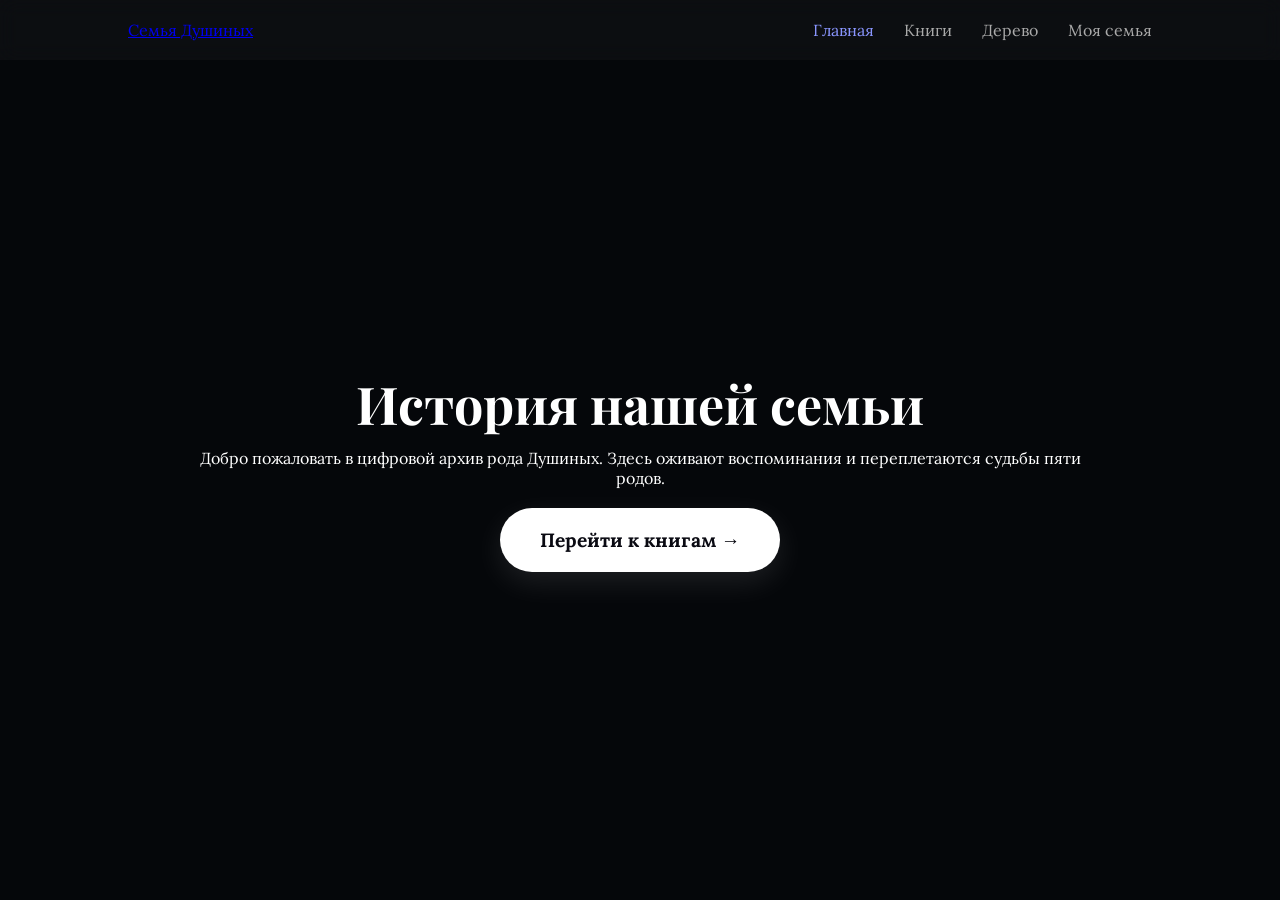
<file: index.html>
<!DOCTYPE html>
<html lang="ru">
<head>
    <meta charset="UTF-8">
    <meta name="viewport" content="width=device-width, initial-scale=1.0">
    <title>Семья Душиных — Главная</title>
    <link rel="stylesheet" href="style1.css">
</head>
<body>
    <div class="animated-bg"></div>

    <nav class="navbar">
        <a href="index.html" class="logo">Семья Душиных</a>
        <ul class="nav-links">
            <li><a href="index.html" class="active">Главная</a></li>
            <li><a href="books.html">Книги</a></li>
            <li><a href="tree.html">Дерево</a></li>
            <li><a href="family.html">Моя семья</a></li>
        </ul>
    </nav>

    <main class="hero-section">
        <div class="hero-content">
            <h1 class="main-title">История нашей семьи</h1>
            <p class="library-subtitle">Добро пожаловать в цифровой архив рода Душиных. Здесь оживают воспоминания и переплетаются судьбы пяти родов.</p>
            
            <div style="margin-top: 40px;">
                <a href="books.html" class="btn-footer" style="background: #fff; color: #0a0a12; padding: 20px 40px; text-decoration: none; border-radius: 50px; font-weight: bold; font-size: 1.2rem; transition: 0.3s; box-shadow: 0 10px 30px rgba(255,255,255,0.1);">
                    Перейти к книгам →
                </a>
            </div>
        </div>
    </main>

    <style>
        .hero-section {
            height: calc(100vh - 100px); 
            display: flex;
            align-items: center;
            justify-content: center;
            text-align: center;
            padding: 0 20px;
        }
        .hero-content {
            max-width: 900px;
            animation: fadeIn 2s ease-out;
        }
        @keyframes fadeIn {
            from { opacity: 0; transform: translateY(30px); }
            to { opacity: 1; transform: translateY(0); }
        }
    </style>
</body>
</html>
</file>
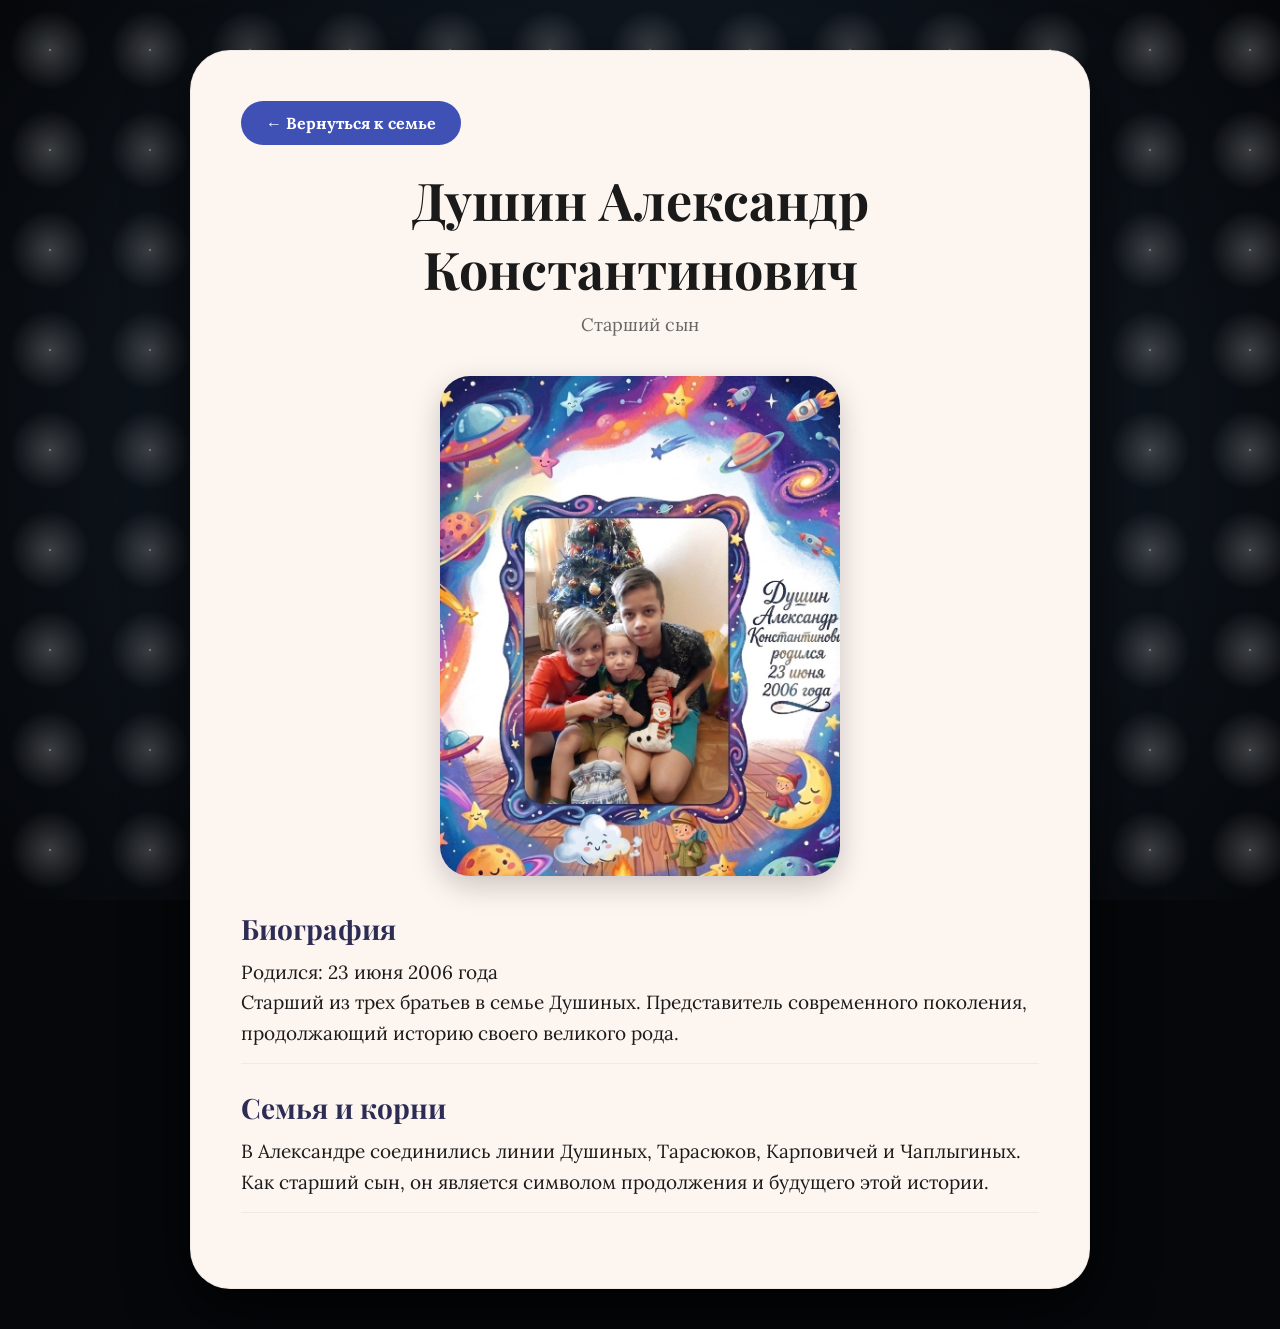
<file: aleksandr.html>
<!DOCTYPE html>
<html lang="ru">
<head>
    <meta charset="UTF-8">
    <title>Александр Константинович — Старший сын</title>
    <link rel="stylesheet" href="style1.css">
</head>
<body>
    <div class="space-bg">
        <div class="stars"></div>
        <div class="stars2"></div>
        <div class="stars3"></div>
    </div>

    <div class="content-card" style="margin-top: 50px;">
        <a href="family.html" class="btn-back">← Вернуться к семье</a>
        
        <h1 class="main-title">Душин Александр Константинович</h1>
        <p class="subtitle">Старший сын</p>
        
        <div style="text-align: center; margin-bottom: 30px;">
            <img src="aleksandr.jpg" style="width: 100%; max-width: 400px; height: 500px; object-fit: cover; border-radius: 30px; box-shadow: 0 10px 30px rgba(0,0,0,0.2);">
        </div>

        <div class="tree-description-block" style="box-shadow: none; padding: 0; background: transparent;">
            <div class="text-group">
                <h3>Биография</h3>
                <p>Родился: 23 июня 2006 года</p>
                <p>
Старший из трех братьев в семье Душиных. Представитель современного поколения, продолжающий историю своего великого рода.</p>
            </div>
            <div class="text-group">
                <h3>Семья и корни</h3>
                <p>В Александре соединились линии Душиных, Тарасюков, Карповичей и Чаплыгиных. Как старший сын, он является символом продолжения и будущего этой истории.</p>
            </div>
        </div>
    </div>
</body>
</html>
</file>
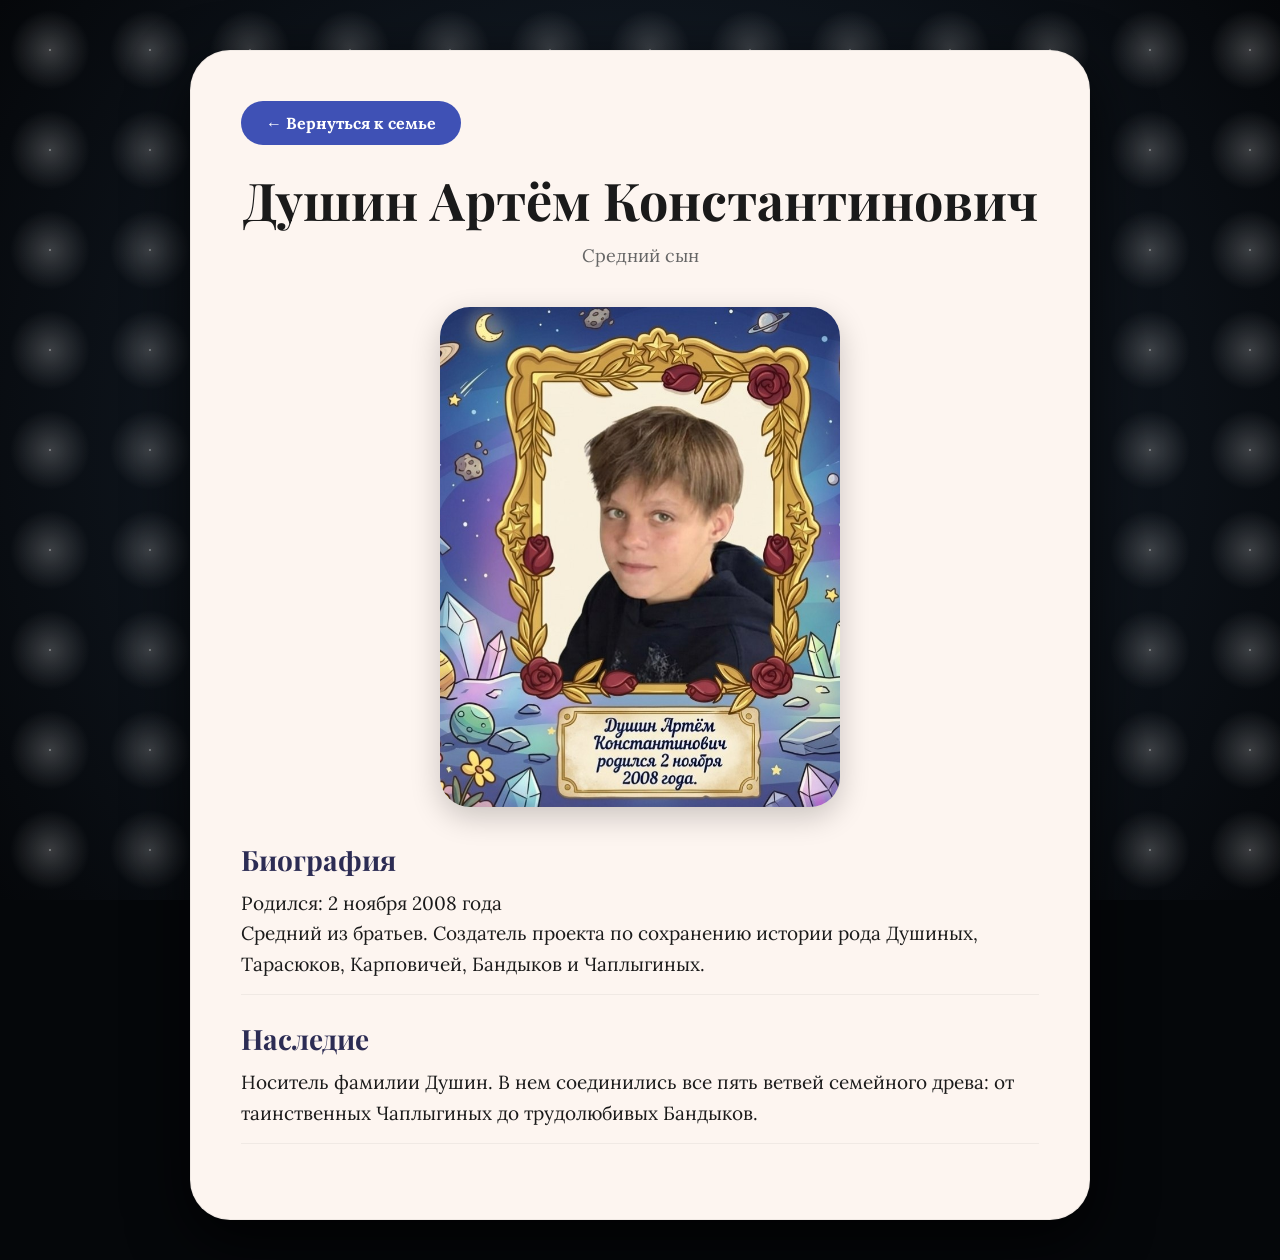
<file: artem_info.html>
<!DOCTYPE html>
<html lang="ru">
<head>
    <meta charset="UTF-8">
    <title>Артём Константинович — Средний сын</title>
    <link rel="stylesheet" href="style1.css">
</head>
<body>
    <div class="space-bg">
        <div class="stars"></div>
        <div class="stars2"></div>
        <div class="stars3"></div>
    </div>

    <div class="content-card" style="margin-top: 50px;">
        <a href="family.html" class="btn-back">← Вернуться к семье</a>
        
        <h1 class="main-title">Душин Артём Константинович</h1>
        <p class="subtitle">Средний сын</p>
        
        <div style="text-align: center; margin-bottom: 30px;">
            <img src="artem.jpg" style="width: 100%; max-width: 400px; height: 500px; object-fit: cover; border-radius: 30px; box-shadow: 0 10px 30px rgba(0,0,0,0.2);">
        </div>

        <div class="tree-description-block" style="box-shadow: none; padding: 0; background: transparent;">
            <div class="text-group">
                <h3>Биография</h3>
                <p>Родился: 2 ноября 2008 года </p>
                <p>Средний из братьев. Создатель проекта по сохранению истории рода Душиных, Тарасюков, Карповичей, Бандыков и Чаплыгиных.</p>
            </div>
            <div class="text-group">
                <h3>Наследие</h3>
                <p>Носитель фамилии Душин. В нем соединились все пять ветвей семейного древа: от таинственных Чаплыгиных до трудолюбивых Бандыков.</p>
            </div>
        </div>
    </div>
</body>
</html>
</file>
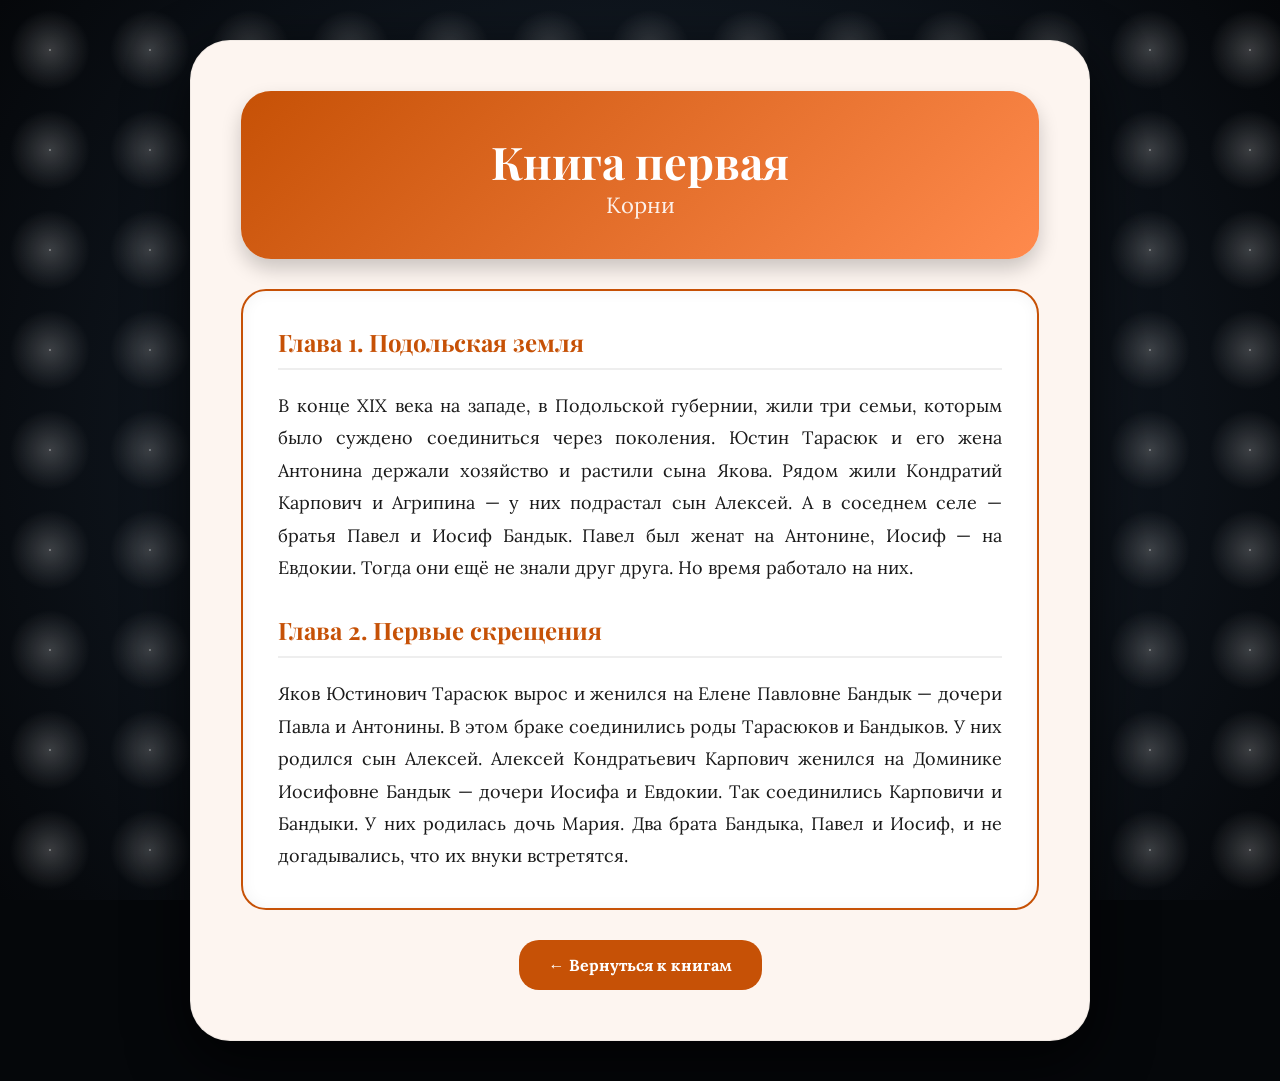
<file: book1.html>
<!DOCTYPE html>
<html lang="ru">
<head>
    <meta charset="UTF-8">
    <title>Книга первая: Корни</title>
    <link rel="stylesheet" href="style1.css">
</head>
<body>
    <div class="space-bg"></div>
    <div class="content-card">
        <div style="background: linear-gradient(135deg, #c65106 0%, #ff8a4d 100%); padding: 40px; border-radius: 30px; color: #fff; text-align: center; margin-bottom: 30px; box-shadow: 0 10px 20px rgba(0,0,0,0.2);">
            <h1 style="font-family:'Playfair Display', serif; font-size: 45px;">Книга первая</h1>
            <p style="font-size:22px; opacity:0.9;">Корни</p>
        </div>

        <div style="border: 2px solid #c65106; border-radius: 25px; padding: 35px; background: #fff; box-shadow: inset 0 0 15px rgba(0,0,0,0.05);">
            <h2 style="font-family:'Playfair Display', serif; color: #c65106; border-bottom: 2px solid #eee; padding-bottom: 10px; margin-bottom: 20px;">Глава 1. Подольская земля</h2>
            <p style="font-size:18px; line-height:1.8; margin-bottom:30px; text-align: justify;">
                В конце XIX века на западе, в Подольской губернии, жили три семьи, которым было суждено соединиться через поколения. Юстин Тарасюк и его жена Антонина держали хозяйство и растили сына Якова. Рядом жили Кондратий Карпович и Агрипина — у них подрастал сын Алексей. А в соседнем селе — братья Павел и Иосиф Бандык. Павел был женат на Антонине, Иосиф — на Евдокии. Тогда они ещё не знали друг друга. Но время работало на них.
            </p>

            <h2 style="font-family:'Playfair Display', serif; color: #c65106; border-bottom: 2px solid #eee; padding-bottom: 10px; margin-bottom: 20px;">Глава 2. Первые скрещения</h2>
            <p style="font-size:18px; line-height:1.8; text-align: justify;">
                Яков Юстинович Тарасюк вырос и женился на Елене Павловне Бандык — дочери Павла и Антонины. В этом браке соединились роды Тарасюков и Бандыков. У них родился сын Алексей. Алексей Кондратьевич Карпович женился на Доминике Иосифовне Бандык — дочери Иосифа и Евдокии. Так соединились Карповичи и Бандыки. У них родилась дочь Мария. Два брата Бандыка, Павел и Иосиф, и не догадывались, что их внуки встретятся.
            </p>
        </div>
        
        <div style="text-align: center; margin-top: 30px;">
            <a href="books.html" style="display:inline-block; padding:15px 30px; background:#c65106; color:#fff; text-decoration:none; border-radius:20px; font-weight:bold;">← Вернуться к книгам</a>
        </div>
    </div>
</body>
</html>
</file>
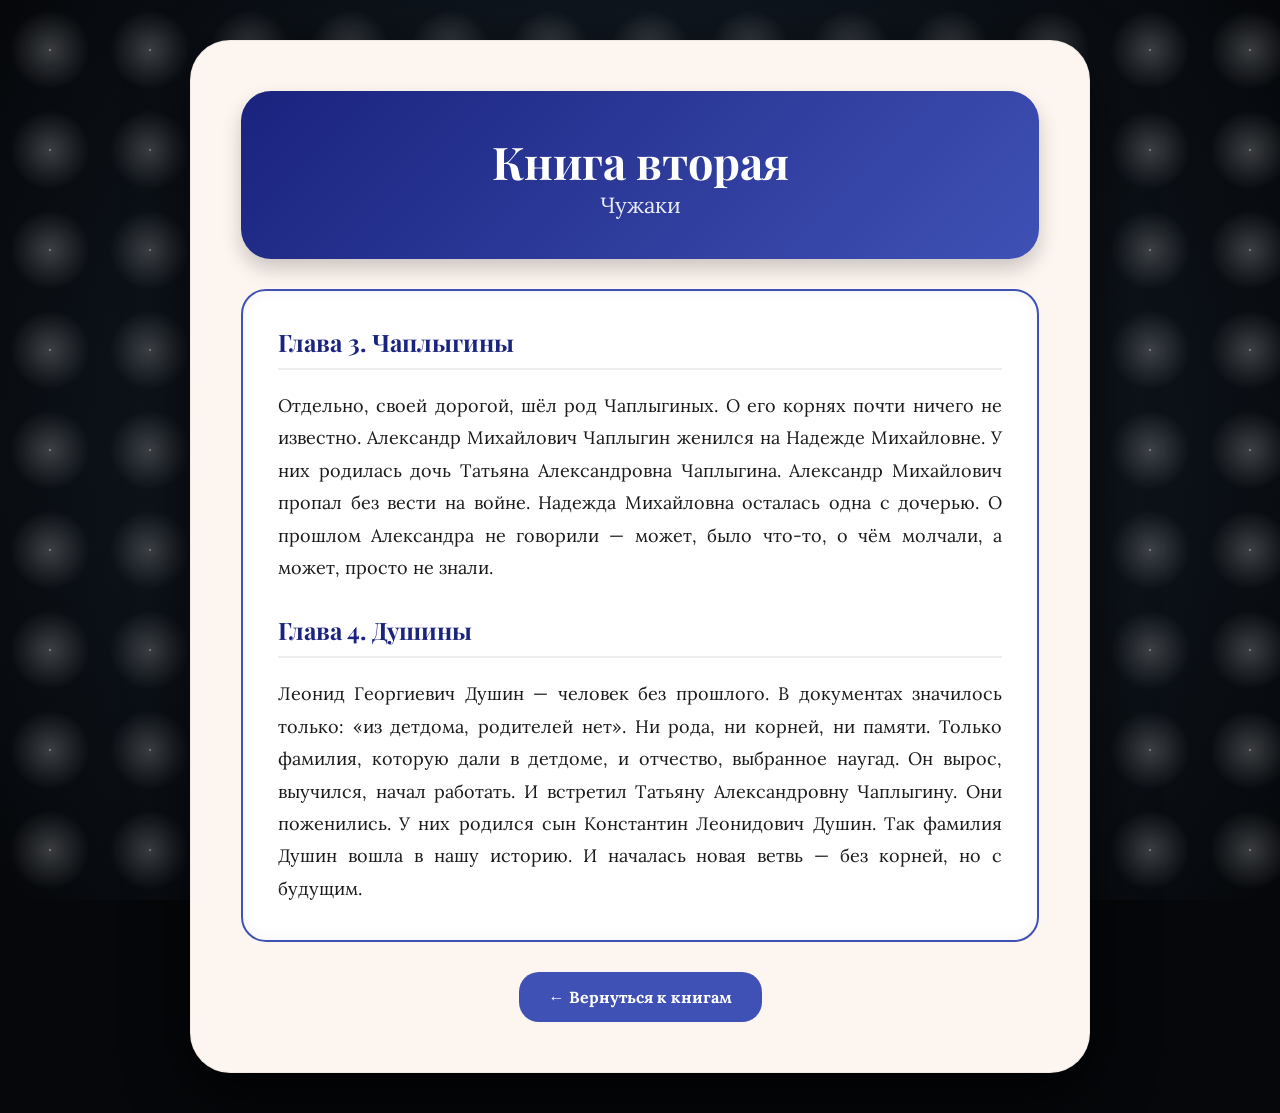
<file: book2.html>
<!DOCTYPE html>
<html lang="ru">
<head>
    <meta charset="UTF-8">
    <title>Книга вторая: Чужаки</title>
    <link rel="stylesheet" href="style1.css">
</head>
<body>
    <div class="space-bg"></div>
    <div class="content-card">
        <div style="background: linear-gradient(135deg, #1a237e 0%, #3f51b5 100%); padding: 40px; border-radius: 30px; color: #fff; text-align: center; margin-bottom: 30px; box-shadow: 0 10px 20px rgba(0,0,0,0.2);">
            <h1 style="font-family:'Playfair Display', serif; font-size: 45px;">Книга вторая</h1>
            <p style="font-size:22px; opacity:0.9;">Чужаки</p>
        </div>

        <div style="border: 2px solid #3f51b5; border-radius: 25px; padding: 35px; background: #fff; box-shadow: inset 0 0 15px rgba(0,0,0,0.05);">
            <h2 style="font-family:'Playfair Display', serif; color: #1a237e; border-bottom: 2px solid #eee; padding-bottom: 10px; margin-bottom: 20px;">Глава 3. Чаплыгины</h2>
            <p style="font-size:18px; line-height:1.8; margin-bottom:30px; text-align: justify;">
                Отдельно, своей дорогой, шёл род Чаплыгиных. О его корнях почти ничего не известно. Александр Михайлович Чаплыгин женился на Надежде Михайловне. У них родилась дочь Татьяна Александровна Чаплыгина. Александр Михайлович пропал без вести на войне. Надежда Михайловна осталась одна с дочерью. О прошлом Александра не говорили — может, было что-то, о чём молчали, а может, просто не знали.
            </p>

            <h2 style="font-family:'Playfair Display', serif; color: #1a237e; border-bottom: 2px solid #eee; padding-bottom: 10px; margin-bottom: 20px;">Глава 4. Душины</h2>
            <p style="font-size:18px; line-height:1.8; text-align: justify;">
                Леонид Георгиевич Душин — человек без прошлого. В документах значилось только: «из детдома, родителей нет». Ни рода, ни корней, ни памяти. Только фамилия, которую дали в детдоме, и отчество, выбранное наугад. Он вырос, выучился, начал работать. И встретил Татьяну Александровну Чаплыгину. Они поженились. У них родился сын Константин Леонидович Душин. Так фамилия Душин вошла в нашу историю. И началась новая ветвь — без корней, но с будущим.
            </p>
        </div>
        
        <div style="text-align: center; margin-top: 30px;">
            <a href="books.html" style="display:inline-block; padding:15px 30px; background:#3f51b5; color:#fff; text-decoration:none; border-radius:20px; font-weight:bold;">← Вернуться к книгам</a>
        </div>
    </div>
</body>
</html>
</file>
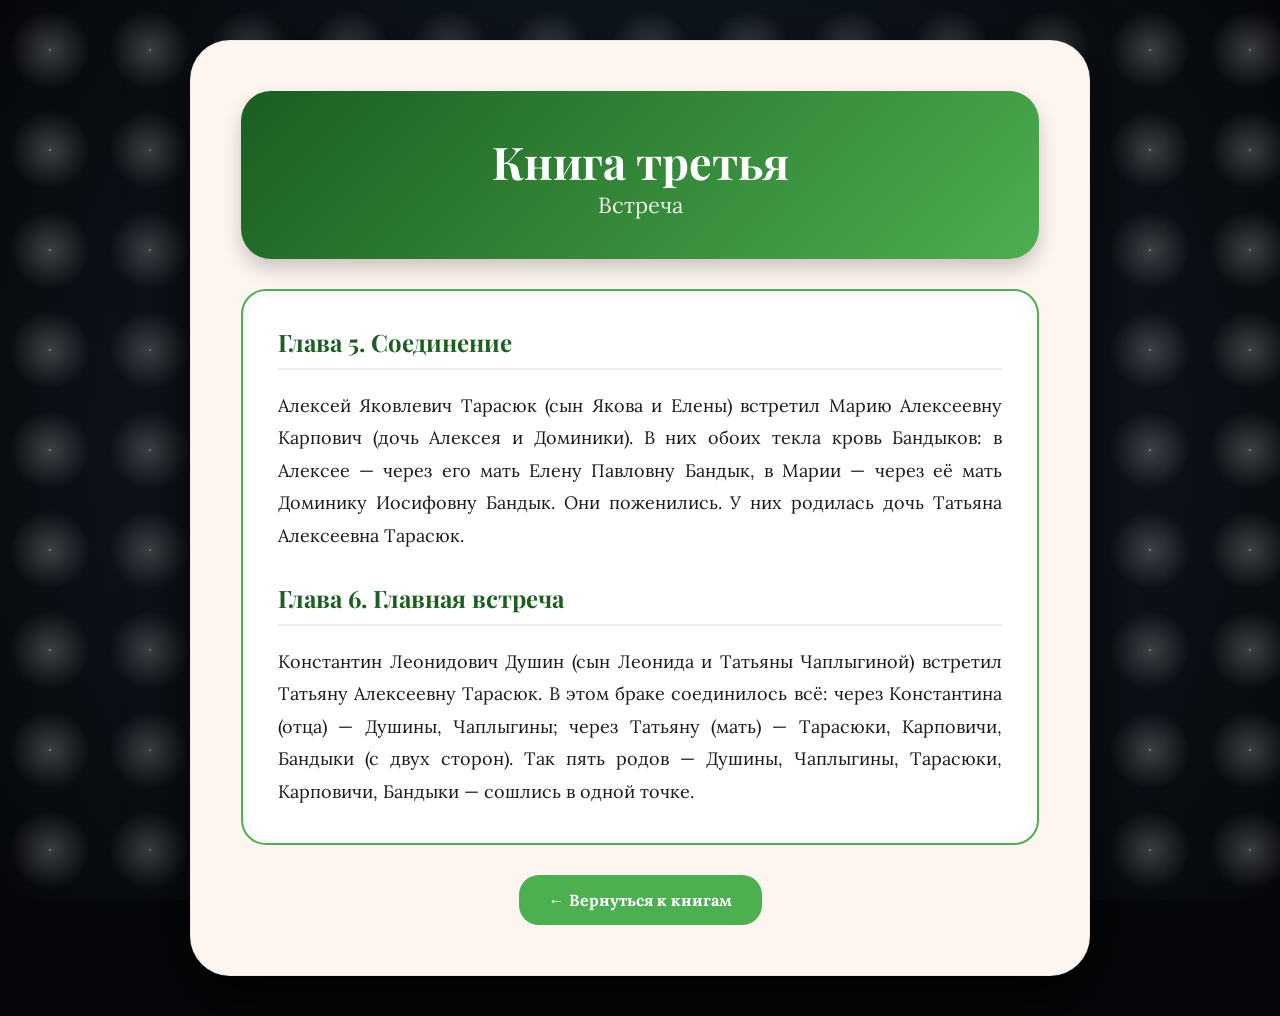
<file: book3.html>
<!DOCTYPE html>
<html lang="ru">
<head>
    <meta charset="UTF-8">
    <title>Книга третья: Встреча</title>
    <link rel="stylesheet" href="style1.css">
</head>
<body>
    <div class="space-bg"></div>
    <div class="content-card">
        <div style="background: linear-gradient(135deg, #1b5e20 0%, #4caf50 100%); padding: 40px; border-radius: 30px; color: #fff; text-align: center; margin-bottom: 30px; box-shadow: 0 10px 20px rgba(0,0,0,0.2);">
            <h1 style="font-family:'Playfair Display', serif; font-size: 45px;">Книга третья</h1>
            <p style="font-size:22px; opacity:0.9;">Встреча</p>
        </div>

        <div style="border: 2px solid #4caf50; border-radius: 25px; padding: 35px; background: #fff; box-shadow: inset 0 0 15px rgba(0,0,0,0.05);">
            <h2 style="font-family:'Playfair Display', serif; color: #1b5e20; border-bottom: 2px solid #eee; padding-bottom: 10px; margin-bottom: 20px;">Глава 5. Соединение</h2>
            <p style="font-size:18px; line-height:1.8; margin-bottom:30px; text-align: justify;">
                Алексей Яковлевич Тарасюк (сын Якова и Елены) встретил Марию Алексеевну Карпович (дочь Алексея и Доминики). В них обоих текла кровь Бандыков: в Алексее — через его мать Елену Павловну Бандык, в Марии — через её мать Доминику Иосифовну Бандык. Они поженились. У них родилась дочь Татьяна Алексеевна Тарасюк.
            </p>

            <h2 style="font-family:'Playfair Display', serif; color: #1b5e20; border-bottom: 2px solid #eee; padding-bottom: 10px; margin-bottom: 20px;">Глава 6. Главная встреча</h2>
            <p style="font-size:18px; line-height:1.8; text-align: justify;">
                Константин Леонидович Душин (сын Леонида и Татьяны Чаплыгиной) встретил Татьяну Алексеевну Тарасюк. В этом браке соединилось всё: через Константина (отца) — Душины, Чаплыгины; через Татьяну (мать) — Тарасюки, Карповичи, Бандыки (с двух сторон). Так пять родов — Душины, Чаплыгины, Тарасюки, Карповичи, Бандыки — сошлись в одной точке.
            </p>
        </div>
        
        <div style="text-align: center; margin-top: 30px;">
            <a href="books.html" style="display:inline-block; padding:15px 30px; background:#4caf50; color:#fff; text-decoration:none; border-radius:20px; font-weight:bold;">← Вернуться к книгам</a>
        </div>
    </div>
</body>
</html>
</file>
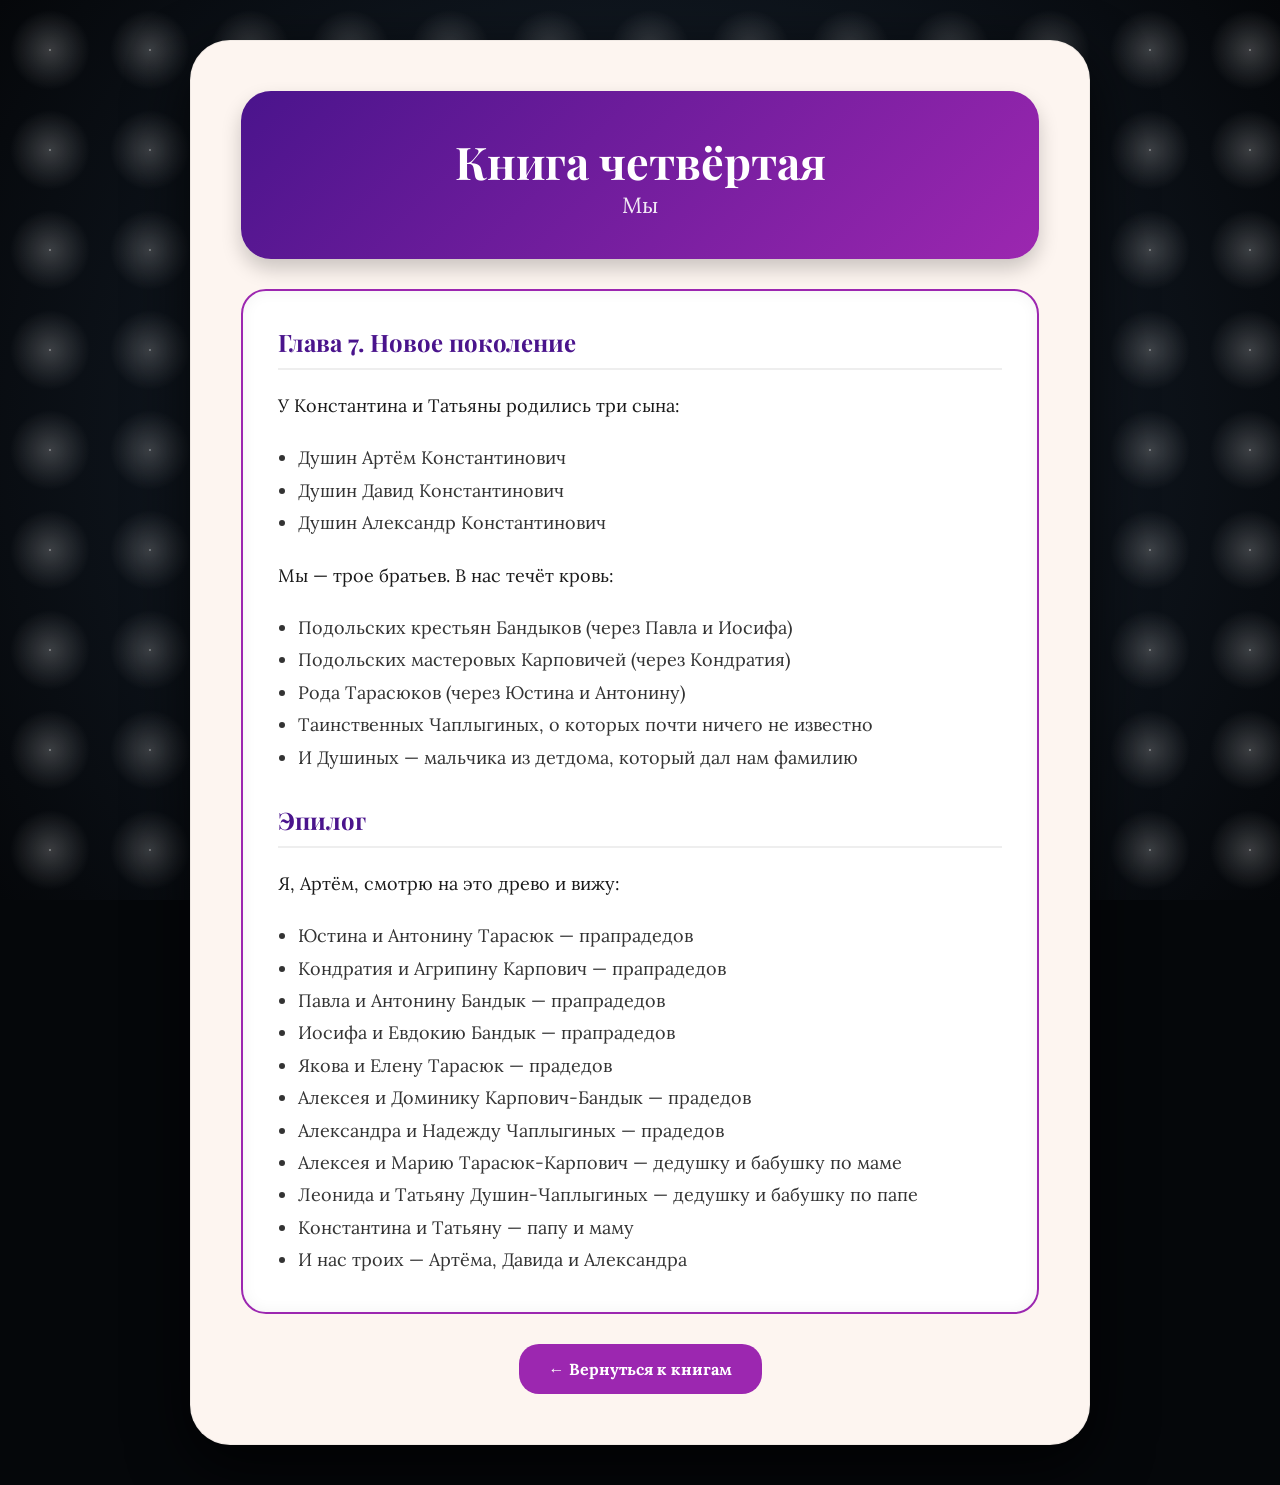
<file: book4.html>
<!DOCTYPE html>
<html lang="ru">
<head>
    <meta charset="UTF-8">
    <title>Книга четвёртая: Мы</title>
    <link rel="stylesheet" href="style1.css">
</head>
<body>
    <div class="space-bg"></div>
    <div class="content-card">
        <div style="background: linear-gradient(135deg, #4a148c 0%, #9c27b0 100%); padding: 40px; border-radius: 30px; color: #fff; text-align: center; margin-bottom: 30px; box-shadow: 0 10px 20px rgba(0,0,0,0.2);">
            <h1 style="font-family:'Playfair Display', serif; font-size: 45px;">Книга четвёртая</h1>
            <p style="font-size:22px; opacity:0.9;">Мы</p>
        </div>

        <div style="border: 2px solid #9c27b0; border-radius: 25px; padding: 35px; background: #fff; box-shadow: inset 0 0 15px rgba(0,0,0,0.05);">
            <h2 style="font-family:'Playfair Display', serif; color: #4a148c; border-bottom: 2px solid #eee; padding-bottom: 10px; margin-bottom: 20px;">Глава 7. Новое поколение</h2>
            <p style="font-size:18px; line-height:1.8; margin-bottom:20px;">У Константина и Татьяны родились три сына:</p>
            <ul style="font-size:18px; line-height:1.8; margin-bottom:20px; padding-left: 20px; color:#333;">
                <li>Душин Артём Константинович</li>
                <li>Душин Давид Константинович</li>
                <li>Душин Александр Константинович</li>
            </ul>
            <p style="font-size:18px; line-height:1.8; margin-bottom:20px;">Мы — трое братьев. В нас течёт кровь:</p>
            <ul style="font-size:18px; line-height:1.8; margin-bottom:30px; padding-left: 20px; color:#333;">
                <li>Подольских крестьян Бандыков (через Павла и Иосифа)</li>
                <li>Подольских мастеровых Карповичей (через Кондратия)</li>
                <li>Рода Тарасюков (через Юстина и Антонину)</li>
                <li>Таинственных Чаплыгиных, о которых почти ничего не известно</li>
                <li>И Душиных — мальчика из детдома, который дал нам фамилию</li>
            </ul>

            <h2 style="font-family:'Playfair Display', serif; color: #4a148c; border-bottom: 2px solid #eee; padding-bottom: 10px; margin-bottom: 20px;">Эпилог</h2>
            <p style="font-size:18px; line-height:1.8; margin-bottom:20px;">Я, Артём, смотрю на это древо и вижу:</p>
            <ul style="font-size:18px; line-height:1.8; padding-left: 20px; color:#333;">
                <li>Юстина и Антонину Тарасюк — прапрадедов</li>
                <li>Кондратия и Агрипину Карпович — прапрадедов</li>
                <li>Павла и Антонину Бандык — прапрадедов</li>
                <li>Иосифа и Евдокию Бандык — прапрадедов</li>
                <li>Якова и Елену Тарасюк — прадедов</li>
                <li>Алексея и Доминику Карпович-Бандык — прадедов</li>
                <li>Александра и Надежду Чаплыгиных — прадедов</li>
                <li>Алексея и Марию Тарасюк-Карпович — дедушку и бабушку по маме</li>
                <li>Леонида и Татьяну Душин-Чаплыгиных — дедушку и бабушку по папе</li>
                <li>Константина и Татьяну — папу и маму</li>
                <li>И нас троих — Артёма, Давида и Александра</li>
            </ul>
        </div>
        
        <div style="text-align: center; margin-top: 30px;">
            <a href="books.html" style="display:inline-block; padding:15px 30px; background:#9c27b0; color:#fff; text-decoration:none; border-radius:20px; font-weight:bold;">← Вернуться к книгам</a>
        </div>
    </div>
</body>
</html>
</file>
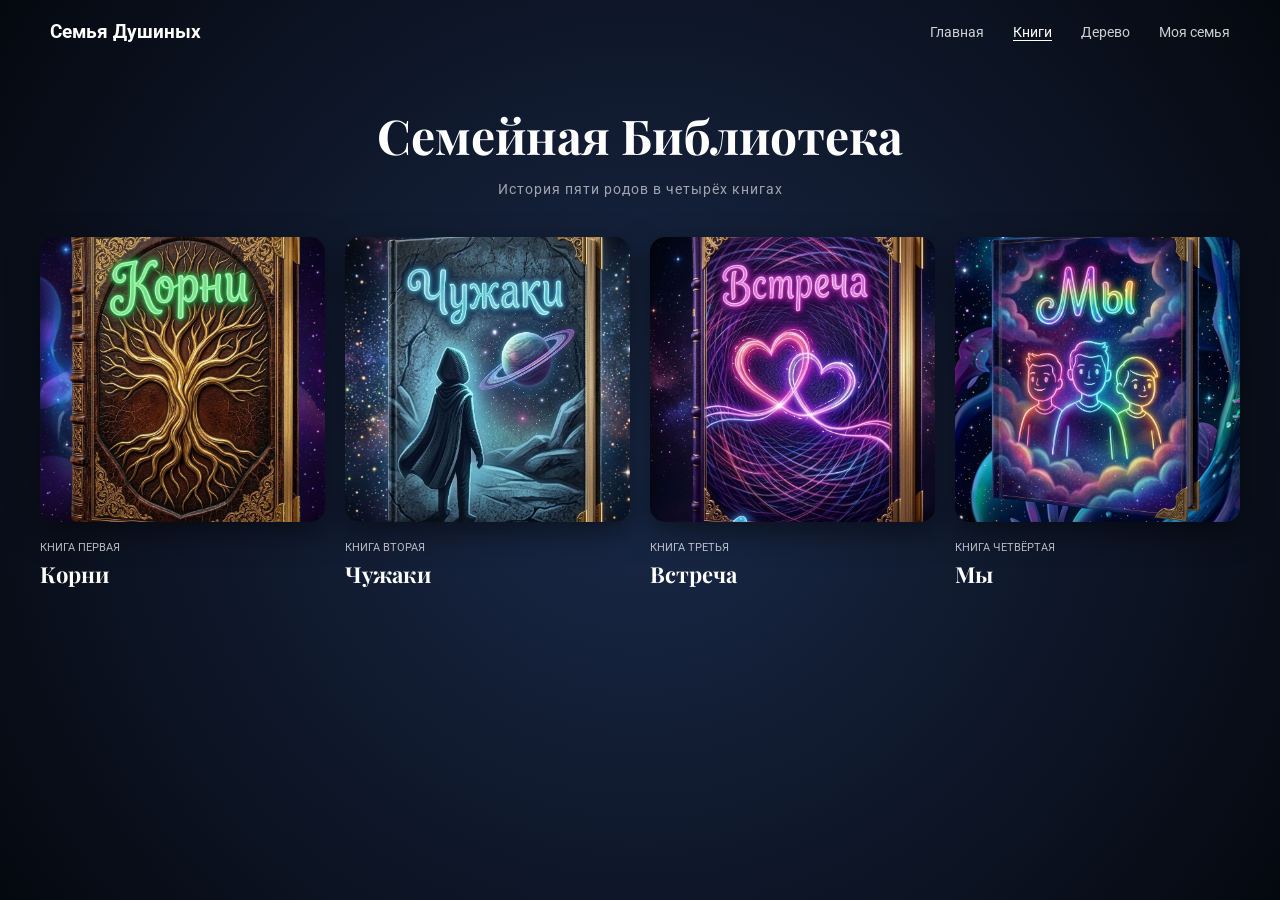
<file: books.html>
<!DOCTYPE html>
<html lang="ru">
<head>
    <meta charset="UTF-8">
    <title>Семейная Библиотека - Семья Душиных</title>
    <link href="https://fonts.googleapis.com/css2?family=Playfair+Display:weight@700&family=Roboto:wght@300;400&display=swap" rel="stylesheet">
    <style>
        body {
            margin: 0;
            padding: 0;
            background: #0a0e1a; /* Темный фон как на фото */
            color: white;
            font-family: 'Roboto', sans-serif;
            /* Если у вас есть фоновое изображение с частицами, добавьте его здесь */
            background-image: radial-gradient(circle at center, #1a2a4a 0%, #05080f 100%);
            min-height: 100vh;
        }

        /* Навигация */
        .navbar {
            display: flex;
            justify-content: space-between;
            align-items: center;
            padding: 20px 50px;
        }
        .logo {
            font-size: 1.2rem;
            font-weight: bold;
            text-decoration: none;
            color: white;
        }
        .nav-links a {
            color: rgba(255,255,255,0.8);
            text-decoration: none;
            margin-left: 25px;
            font-size: 14px;
        }
        .nav-links a:hover, .nav-links a.active {
            color: #fff;
            border-bottom: 1px solid white;
        }

        /* Заголовки */
        .header-section {
            text-align: center;
            margin-top: 40px;
            margin-bottom: 40px;
        }
        .main-title {
            font-family: 'Playfair Display', serif;
            font-size: 48px;
            margin-bottom: 5px;
        }
        .subtitle {
            font-size: 14px;
            color: rgba(255,255,255,0.6);
            letter-spacing: 1px;
        }

        /* Сетка книг */
        .books-grid {
            display: grid;
            grid-template-columns: repeat(4, 1fr); /* 4 колонки в ряд */
            gap: 20px;
            max-width: 1200px;
            margin: 0 auto;
            padding: 0 40px;
        }
        .book-card {
            text-align: left; /* Текст выровнен по левому краю под книгой */
            text-decoration: none;
            color: white;
            transition: transform 0.3s ease;
        }
        .book-card:hover {
            transform: translateY(-10px);
        }
        .book-cover {
            width: 100%;
            aspect-ratio: 1/1; /* На фото обложки квадратные */
            object-fit: cover;
            border-radius: 15px;
            box-shadow: 0 10px 30px rgba(0,0,0,0.5);
            margin-bottom: 15px;
        }

        /* Стили текста под книгой */
        .book-meta {
            font-size: 11px;
            text-transform: uppercase;
            opacity: 0.7;
            margin-bottom: 5px;
            display: block;
        }
        .book-name {
            font-family: 'Playfair Display', serif;
            font-size: 22px;
            font-weight: bold;
            display: block;
        }
    </style>
</head>
<body>

    <nav class="navbar">
        <a href="index.html" class="logo">Семья Душиных</a>
        <div class="nav-links">
            <a href="index.html">Главная</a>
            <a href="books.html" class="active">Книги</a>
            <a href="tree.html">Дерево</a>
            <a href="family.html">Моя семья</a>
        </div>
    </nav>

    <div class="header-section">
        <h1 class="main-title">Семейная Библиотека</h1>
        <p class="subtitle">История пяти родов в четырёх книгах</p>
    </div>

    <div class="books-grid">
        <a href="book1.html" class="book-card">
            <img src="book1.jpg" class="book-cover" alt="Корни">
            <span class="book-meta">Книга первая</span>
            <span class="book-name">Корни</span>
        </a>

        <a href="book2.html" class="book-card">
            <img src="book2.jpg" class="book-cover" alt="Чужаки">
            <span class="book-meta">Книга вторая</span>
            <span class="book-name">Чужаки</span>
        </a>
<a href="book3.html" class="book-card">
            <img src="book3.jpg" class="book-cover" alt="Встреча">
            <span class="book-meta">Книга третья</span>
            <span class="book-name">Встреча</span>
        </a>

        <a href="book4.html" class="book-card">
            <img src="book4.jpg" class="book-cover" alt="Мы">
            <span class="book-meta">Книга четвёртая</span>
            <span class="book-name">Мы</span>
        </a>
    </div>

</body>
</html>
</file>
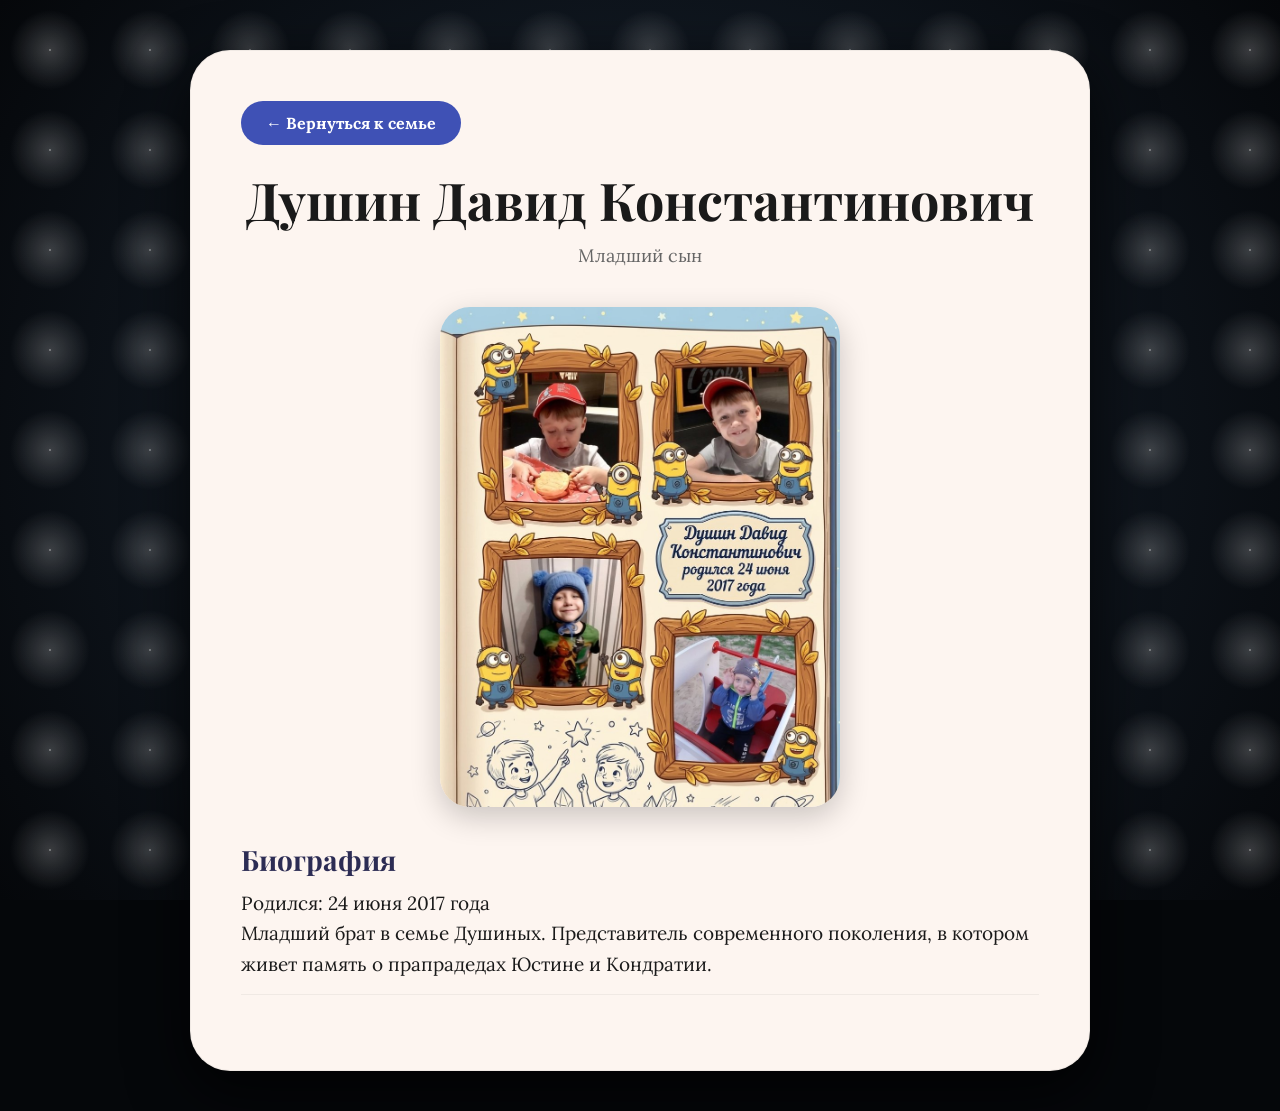
<file: david.html>
<!DOCTYPE html>
<html lang="ru">
<head>
    <meta charset="UTF-8">
    <title>Давид Константинович — Младший сын</title>
    <link rel="stylesheet" href="style1.css">
</head>
<body>
    <div class="space-bg">
        <div class="stars"></div>
        <div class="stars2"></div>
        <div class="stars3"></div>
    </div>

    <div class="content-card" style="margin-top: 50px;">
        <a href="family.html" class="btn-back">← Вернуться к семье</a>
        
        <h1 class="main-title">Душин Давид Константинович</h1>
        <p class="subtitle">Младший сын</p>
        
        <div style="text-align: center; margin-bottom: 30px;">
            <img src="david.jpg" style="width: 100%; max-width: 400px; height: 500px; object-fit: cover; border-radius: 30px; box-shadow: 0 10px 30px rgba(0,0,0,0.2);">
        </div>

        <div class="tree-description-block" style="box-shadow: none; padding: 0; background: transparent;">
            <div class="text-group">
                <h3>Биография</h3>
                <p>Родился: 24 июня 2017 года</p>
                <p>Младший брат в семье Душиных. Представитель современного поколения, в котором живет память о прапрадедах Юстине и Кондратии.</p>
            </div>
        </div>
    </div>
</body>
</html>
</file>
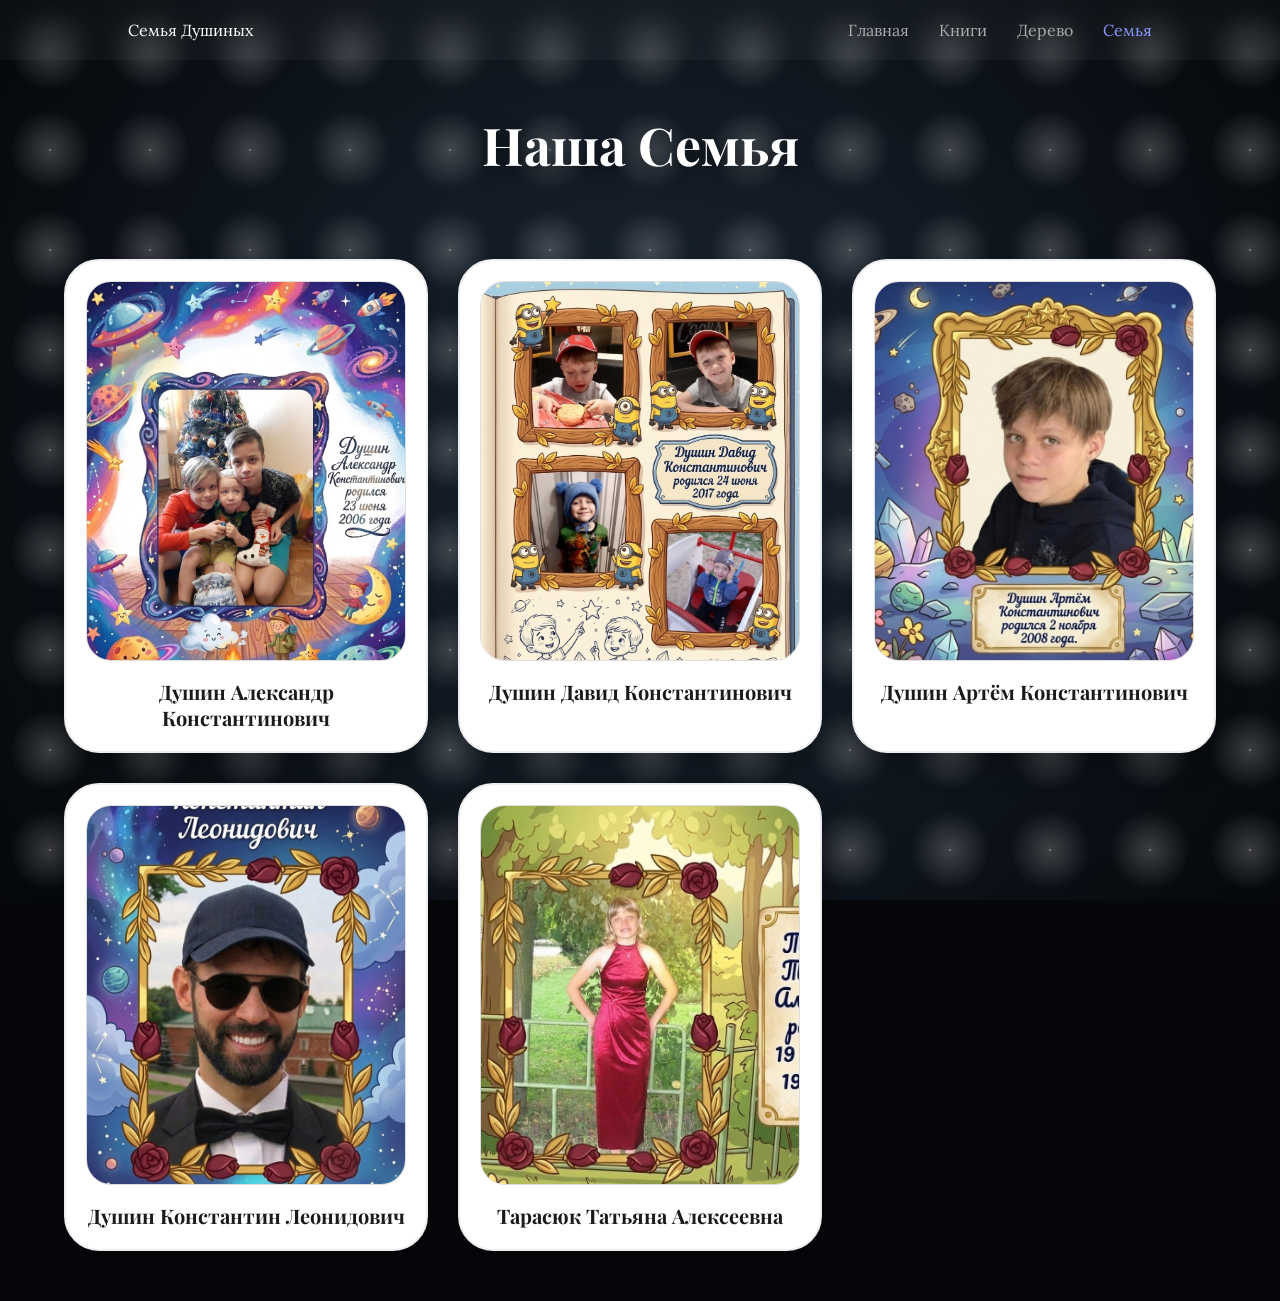
<file: family.html>
<!DOCTYPE html>
<html lang="ru">
<head>
    <meta charset="UTF-8">
    <title>Моя Семья - Древо Душиных</title>
    <link rel="stylesheet" href="style1.css">
    <style>
        /* ГЛАВНЫЙ КОНТЕЙНЕР */
        .family-container {
            display: flex;
            flex-direction: column;
            align-items: center;
            padding: 50px 5%;
        }

        /* СЕТКА КАРТОЧЕК */
        .family-grid {
            display: grid;
            grid-template-columns: repeat(auto-fit, minmax(280px, 1fr));
            gap: 30px;
            width: 100%;
            max-width: 1200px;
        }

        /* КАРТОЧКА ЧЛЕНА СЕМЬИ */
        .member-card {
            background: #fff;
            padding: 20px;
            border-radius: 35px;
            text-align: center;
            border: 2px solid #eee;
            transition: 0.4s cubic-bezier(0.175, 0.885, 0.32, 1.275);
            height: 100%;
            display: flex;
            flex-direction: column;
            align-items: center;
            box-shadow: 0 10px 30px rgba(0,0,0,0.3);
        }

        /* ОДИНАКОВЫЙ РАЗМЕР ФОТОГРАФИЙ */
        .member-card img {
            width: 100%;
            height: 380px; /* Фиксированная высота для всех фото */
            object-fit: cover; /* Обрезает лишнее, сохраняя пропорции */
            object-position: center; /* Центрирует изображение */
            border-radius: 25px;
            display: block;
            border: 1px solid #ddd;
        }

        /* ПОДСВЕТКА ФИО */
        .member-name {
            font-family: 'Playfair Display', serif;
            font-size: 20px;
            margin-top: 18px;
            color: #1a1a1a;
            transition: 0.3s;
            font-weight: bold;
            line-height: 1.3;
        }
        
        /* ЭФФЕКТЫ ПРИ НАВЕДЕНИИ */
        .member-card:hover {
            border-color: #3f51b5;
            transform: translateY(-12px);
            box-shadow: 0 20px 40px rgba(63, 81, 181, 0.3);
        }

        .member-card:hover .member-name {
            color: #3f51b5;
        }

        /* ЗАГОЛОВОК СТРАНИЦЫ */
        .family-title {
            color: #fff;
            font-family: 'Playfair Display', serif;
            font-size: 52px;
            margin-bottom: 50px;
            text-shadow: 0 5px 15px rgba(0,0,0,0.5);
        }
    </style>
</head>
<body>
    <div class="space-bg">
        <div class="stars"></div>
        <div class="stars2"></div>
        <div class="stars3"></div>
    </div>

    <nav class="navbar">
        <a href="index.html" class="logo" style="color:#fff; text-decoration:none;">Семья Душиных</a>
        <div class="nav-links">
            <a href="index.html">Главная</a>
            <a href="books.html">Книги</a>
            <a href="tree.html">Дерево</a>
            <a href="family.html" class="active">Семья</a>
        </div>
    </nav>

    <div class="family-container">
        <h1 class="family-title">Наша Семья</h1>

        <div class="family-grid">
            <a href="aleksandr.html" style="text-decoration: none;">
                <div class="member-card">
                    <img src="aleksandr.jpg" alt="Александр">
                    <div class="member-name">Душин Александр Константинович</div>
                </div>
            </a>

            <a href="david.html" style="text-decoration: none;">
                <div class="member-card">
                    <img src="david.jpg" alt="Давид">
                    <div class="member-name">Душин Давид Константинович</div>
                </div>
            </a>

            <a href="artem_info.html" style="text-decoration: none;">
                <div class="member-card">
                    <img src="artem.jpg" alt="Артём">
                    <div class="member-name">Душин Артём Константинович</div>
                </div>
            </a>
<a href="konstantin.html" style="text-decoration: none;">
                <div class="member-card">
                    <img src="konstantin.jpg" alt="Константин">
                    <div class="member-name">Душин Константин Леонидович</div>
                </div>
            </a>

            <a href="tatyana.html" style="text-decoration: none;">
                <div class="member-card">
                    <img src="tatyana.jpg" alt="Татьяна">
                    <div class="member-name">Тарасюк Татьяна Алексеевна</div>
                </div>
            </a>
        </div>
    </div>
</body>
</html>
</file>
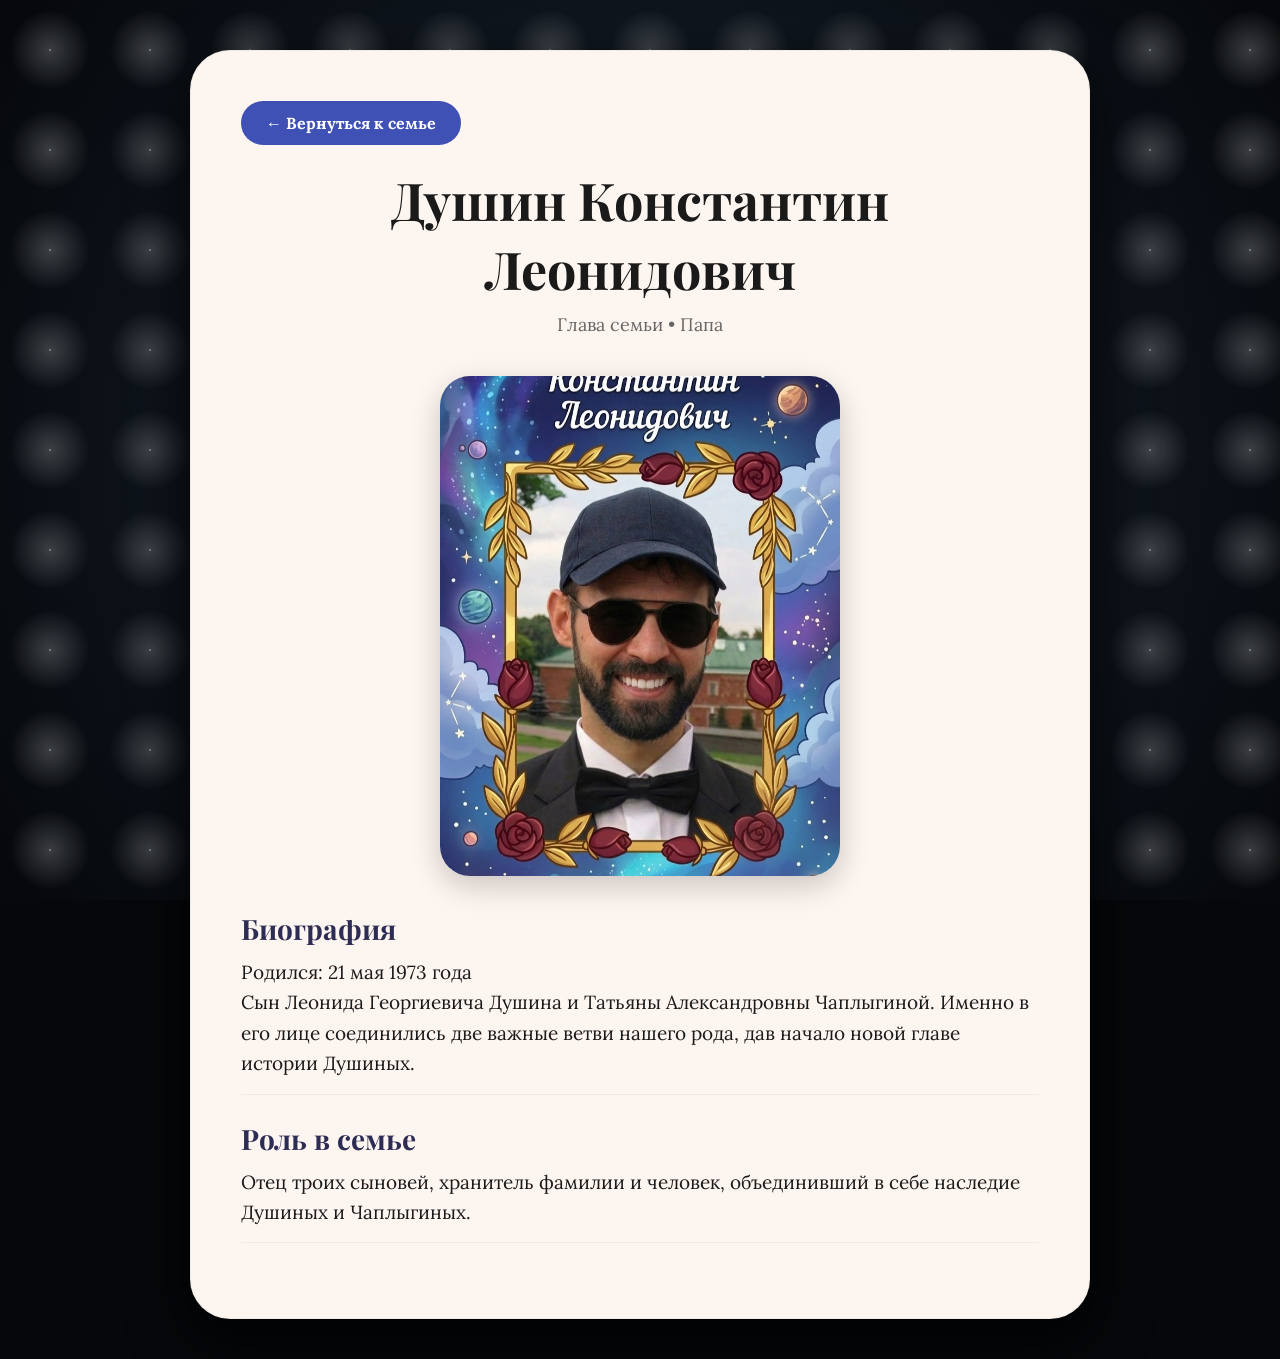
<file: konstantin.html>
<!DOCTYPE html>
<html lang="ru">
<head>
    <meta charset="UTF-8">
    <title>Константин Леонидович — Глава семьи</title>
    <link rel="stylesheet" href="style1.css">
</head>
<body>
    <div class="space-bg">
        <div class="stars"></div>
        <div class="stars2"></div>
        <div class="stars3"></div>
    </div>

    <div class="content-card" style="margin-top: 50px;">
        <a href="family.html" class="btn-back">← Вернуться к семье</a>
        
        <h1 class="main-title">Душин Константин Леонидович</h1>
        <p class="subtitle">Глава семьи • Папа</p>
        
        <div style="text-align: center; margin-bottom: 30px;">
            <img src="konstantin.jpg" style="width: 100%; max-width: 400px; height: 500px; object-fit: cover; border-radius: 30px; box-shadow: 0 10px 30px rgba(0,0,0,0.2);">
        </div>

        <div class="tree-description-block" style="box-shadow: none; padding: 0; background: transparent;">
            <div class="text-group">
                <h3>Биография</h3>
                <p>Родился: 21 мая 1973 года </p>
                <p>Сын Леонида Георгиевича Душина и Татьяны Александровны Чаплыгиной. Именно в его лице соединились две важные ветви нашего рода, дав начало новой главе истории Душиных.</p>
            </div>
            <div class="text-group">
                <h3>Роль в семье</h3>
                <p>Отец троих сыновей, хранитель фамилии и человек, объединивший в себе наследие Душиных и Чаплыгиных.</p>
            </div>
        </div>
    </div>
</body>
</html>
</file>
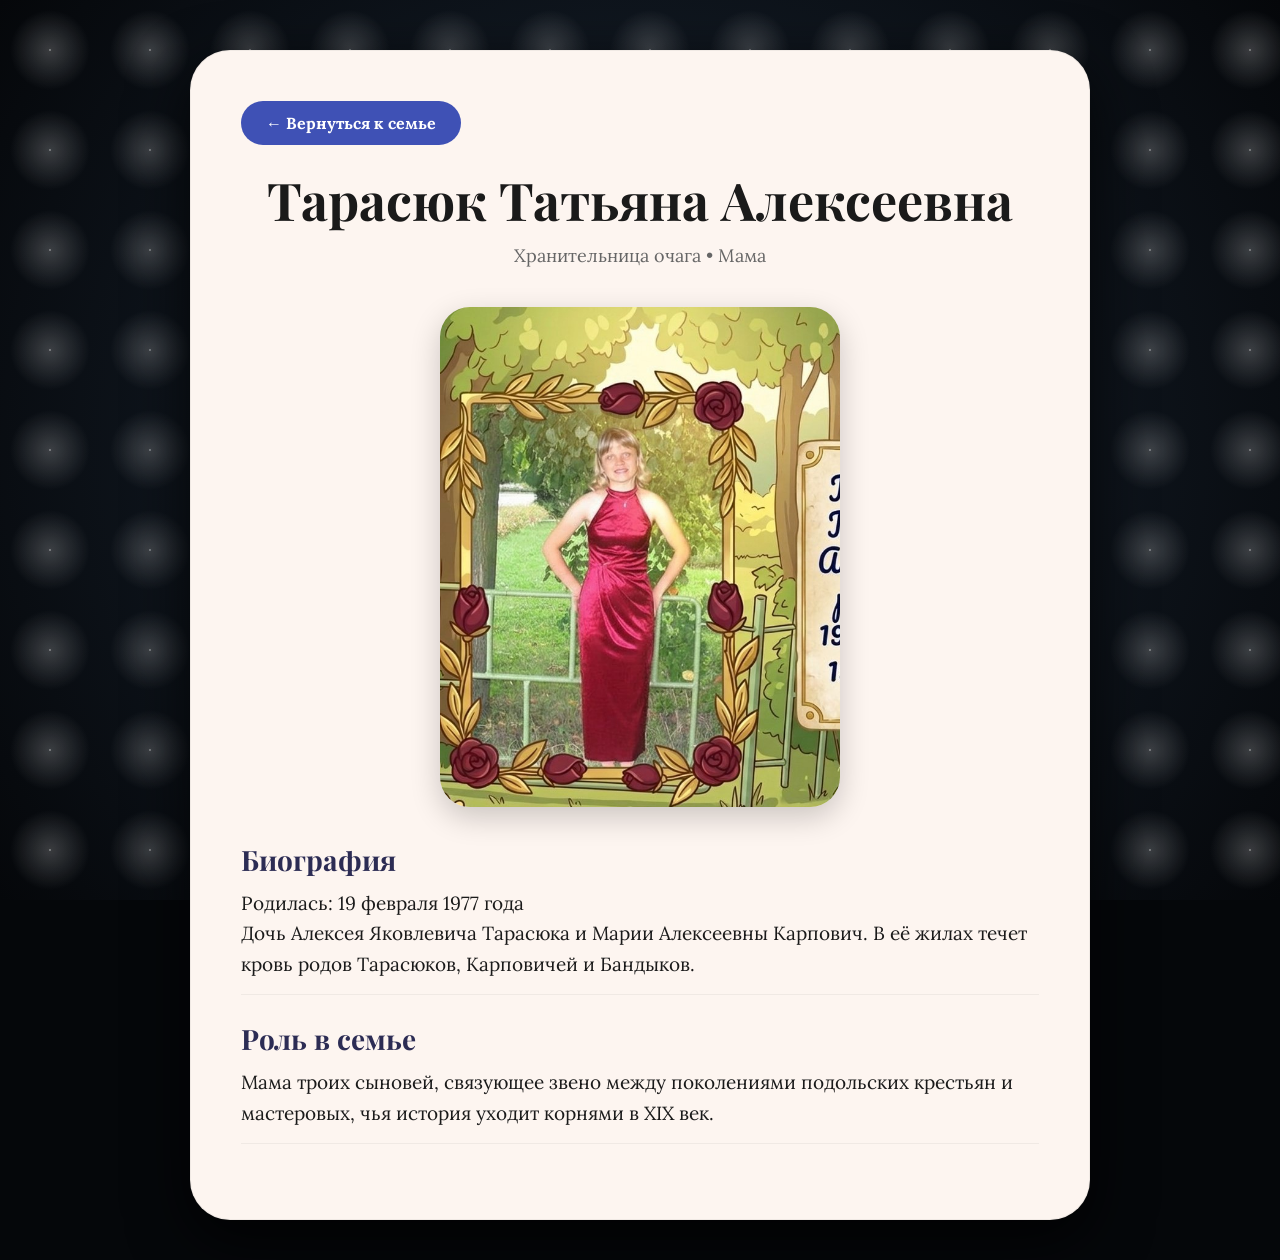
<file: tatyana.html>
<!DOCTYPE html>
<html lang="ru">
<head>
    <meta charset="UTF-8">
    <title>Татьяна Алексеевна — Мама</title>
    <link rel="stylesheet" href="style1.css">
</head>
<body>
    <div class="space-bg">
        <div class="stars"></div>
        <div class="stars2"></div>
        <div class="stars3"></div>
    </div>

    <div class="content-card" style="margin-top: 50px;">
        <a href="family.html" class="btn-back">← Вернуться к семье</a>
        
        <h1 class="main-title">Тарасюк Татьяна Алексеевна</h1>
        <p class="subtitle">Хранительница очага • Мама</p>
        
        <div style="text-align: center; margin-bottom: 30px;">
            <img src="tatyana.jpg" style="width: 100%; max-width: 400px; height: 500px; object-fit: cover; border-radius: 30px; box-shadow: 0 10px 30px rgba(0,0,0,0.2);">
        </div>

        <div class="tree-description-block" style="box-shadow: none; padding: 0; background: transparent;">
            <div class="text-group">
                <h3>Биография</h3>
                <p>Родилась: 19 февраля 1977 года</p>
                <p>Дочь Алексея Яковлевича Тарасюка и Марии Алексеевны Карпович. В её жилах течет кровь родов Тарасюков, Карповичей и Бандыков.</p>
            </div>
            <div class="text-group">
                <h3>Роль в семье</h3>
                <p>Мама троих сыновей, связующее звено между поколениями подольских крестьян и мастеровых, чья история уходит корнями в XIX век.</p>
            </div>
        </div>
    </div>
</body>
</html>
</file>
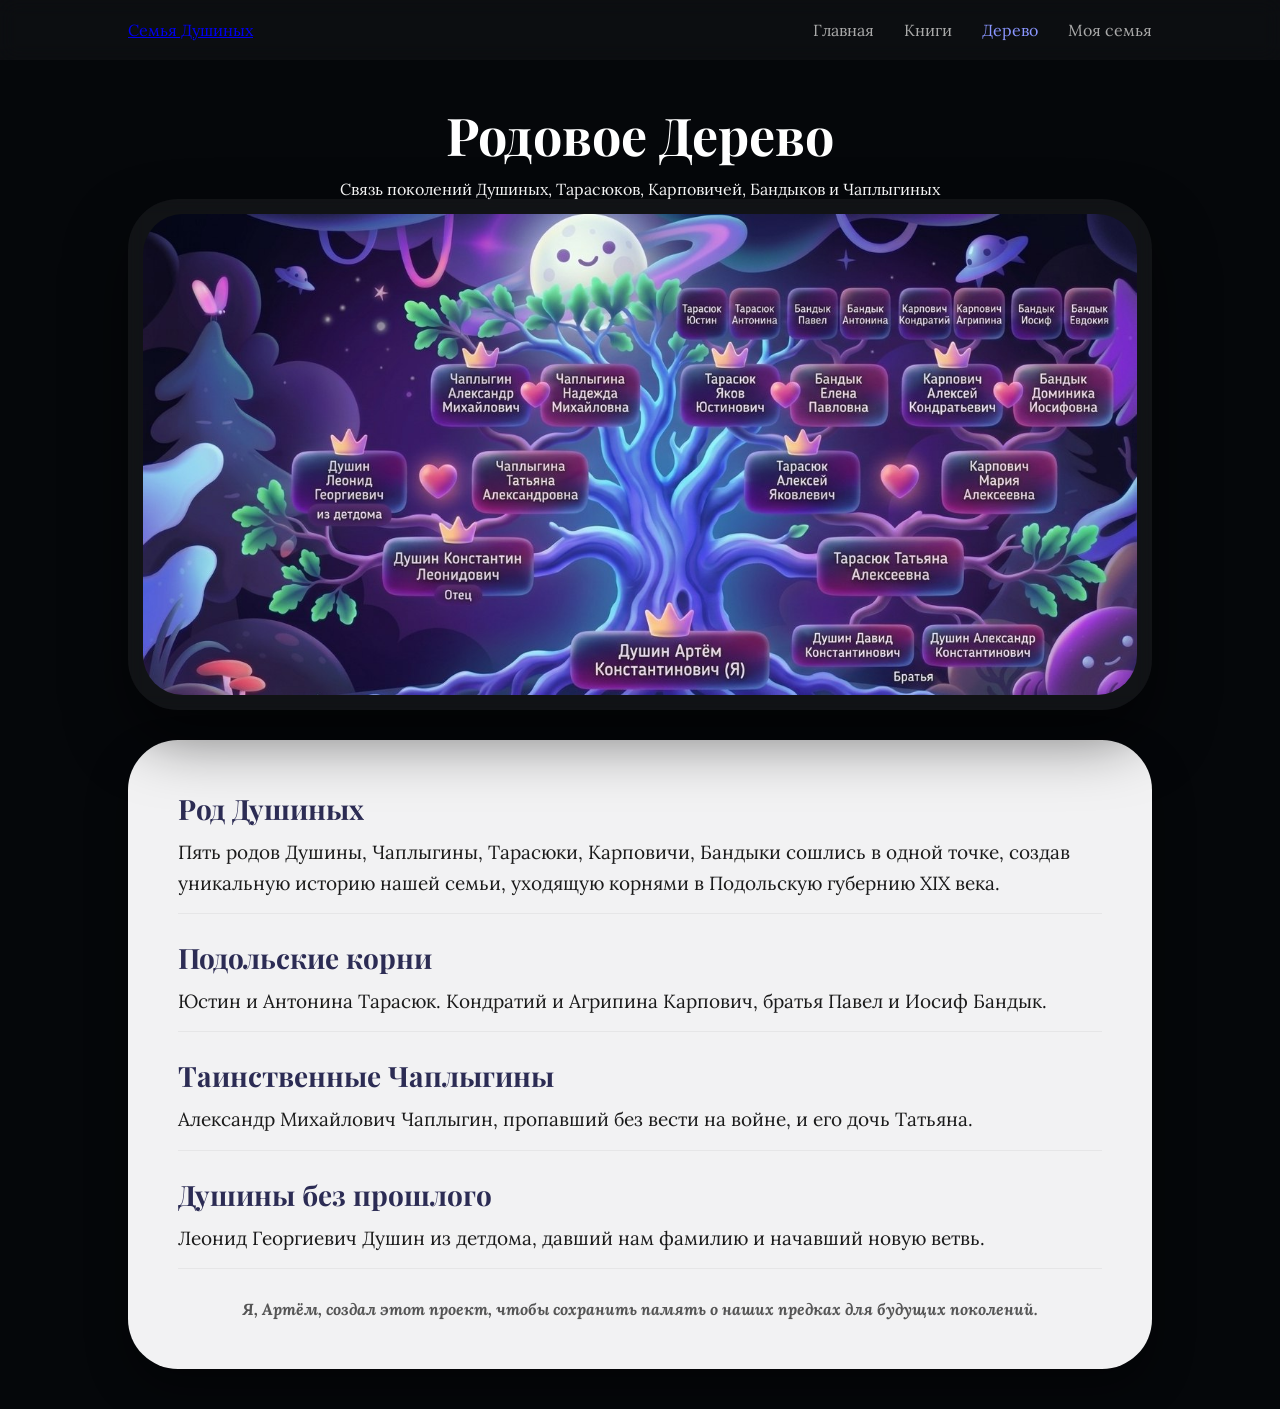
<file: tree.html>
<!DOCTYPE html>
<html lang="ru">
<head>
    <meta charset="UTF-8">
    <title>Родовое Дерево</title>
    <link rel="stylesheet" href="style1.css">
</head>
<body>
    <div class="animated-bg"></div>

    <nav class="navbar">
        <a href="index.html" class="logo">Семья Душиных</a>
        <ul class="nav-links">
            <li><a href="index.html">Главная</a></li>
            <li><a href="books.html">Книги</a></li>
            <li><a href="tree.html" class="active">Дерево</a></li>
            <li><a href="family.html">Моя семья</a></li>
        </ul>
    </nav>

    <main class="tree-page-content">
        <h1 class="main-title">Родовое Дерево</h1>
        <p class="library-subtitle">Связь поколений Душиных, Тарасюков, Карповичей, Бандыков и Чаплыгиных</p>

        <div class="tree-main-frame">
            <img src="tree.jpg" alt="Родовое дерево" class="tree-img">
        </div>

        <div class="tree-description-block">
            <div class="text-group">
                <h3>Род Душиных</h3>
                <p>Пять родов Душины, Чаплыгины, Тарасюки, Карповичи, Бандыки сошлись в одной точке, создав уникальную историю нашей семьи, уходящую корнями в Подольскую губернию XIX века.</p>
            </div>

            <div class="text-group">
                <h3>Подольские корни</h3>
                <p>Юстин и Антонина Тарасюк. Кондратий и Агрипина Карпович, братья Павел и Иосиф Бандык.</p>
            </div>

            <div class="text-group">
                <h3>Таинственные Чаплыгины</h3>
                <p>Александр Михайлович Чаплыгин, пропавший без вести на войне, и его дочь Татьяна.</p>
            </div>

            <div class="text-group">
                <h3>Душины без прошлого</h3>
                <p>Леонид Георгиевич Душин из детдома, давший нам фамилию и начавший новую ветвь.</p>
            </div>
            
            <div class="text-group-footer">
                <p>Я, Артём, создал этот проект, чтобы сохранить память о наших предках для будущих поколений.</p>
            </div>
        </div>
    </main>
</body>
</html>
</file>
<file: style1.css>
@import url('https://fonts.googleapis.com/css2?family=Lora:ital,wght@0,400;0,700;1,400&family=Playfair+Display:wght@700;900&display=swap');

* { margin: 0; padding: 0; box-sizing: border-box; }

body {
    font-family: 'Lora', serif;
    background: #05070a;
    color: #fff;
    overflow-x: hidden;
}

/* КОСМИЧЕСКИЙ ФОН СО ЗВЕЗДАМИ */
.space-bg {
    position: fixed;
    top: 0; left: 0; width: 100%; height: 100%;
    z-index: -1;
    background: radial-gradient(circle at center, #1b2735 0%, #05070a 100%);
}
.space-bg::before {
    content: ""; position: absolute; inset: 0;
    background-image: radial-gradient(white, rgba(255,255,255,0.2) 1px, transparent 40px);
    background-size: 100px 100px;
    animation: stars 100s linear infinite;
}
@keyframes stars { from { background-position: 0 0; } to { background-position: 1000px 1000px; } }

/* ШАПКА КАК НА ФОТО */
.navbar {
    display: flex; justify-content: space-between; padding: 20px 10%;
    background: rgba(255, 255, 255, 0.03); backdrop-filter: blur(10px);
}
.nav-links { display: flex; list-style: none; gap: 30px; }
.nav-links a { text-decoration: none; color: #aaa; transition: 0.3s; }
.nav-links a:hover, .nav-links a.active { color: #8a96ff; }

/* БЕЖЕВАЯ КАРТОЧКА (ТОЧЬ-В-ТОЧЬ КАК НА МАКЕТЕ) */
.content-card {
    max-width: 900px; margin: 40px auto; padding: 50px;
    background: #fdf5f0; color: #1a1a1a; 
    border-radius: 40px; box-shadow: 0 20px 60px rgba(0,0,0,0.8);
    position: relative; border: 1px solid rgba(0,0,0,0.05);
}

/* ЗАГОЛОВКИ И ТЕКСТ */
.main-title { font-family: 'Playfair Display', serif; font-size: 52px; text-align: center; margin-bottom: 10px; }
.subtitle { text-align: center; color: #666; margin-bottom: 40px; font-size: 18px; }

/* КНОПКА "ВЕРНУТЬСЯ" */
.btn-back {
    display: inline-flex; align-items: center; padding: 12px 25px;
    background: #3f51b5; color: #fff; text-decoration: none;
    border-radius: 50px; font-weight: bold; margin-bottom: 20px; transition: 0.3s;
}
.btn-back:hover { transform: scale(1.05); background: #303f9f; }

.tree-page-content {
    padding: 40px 10%;
    text-align: center;
    display: flex;
    flex-direction: column;
    align-items: center;
}

.tree-main-frame {
    width: 100%;
    max-width: 1100px;
    background: rgba(255, 255, 255, 0.05);
    padding: 15px;
    border-radius: 50px;
    backdrop-filter: blur(10px);
    margin-bottom: 30px;
    box-shadow: 0 30px 60px rgba(0,0,0,0.5);
}

.tree-img {
    width: 100%;
    border-radius: 40px;
    display: block;
}

/* ТОТ САМЫЙ ЕДИНЫЙ БЕЛЫЙ БЛОК */
.tree-description-block {
    background: rgba(255, 255, 255, 0.95);
    width: 100%;
    max-width: 1100px;
    padding: 50px;
    border-radius: 50px;
    color: #1a1a1a;
    text-align: left; /* Текст выровнен по левому краю, как в книгах */
    box-shadow: 0 20px 40px rgba(0,0,0,0.4);
}

.text-group {
    margin-bottom: 25px;
    border-bottom: 1px solid rgba(0,0,0,0.05);
    padding-bottom: 15px;
}

.text-group h3 {
    font-family: 'Playfair Display', serif;
    font-size: 28px;
    margin-bottom: 10px;
    color: #2c2c54;
}

.text-group p {
    font-size: 19px;
    line-height: 1.6;
}

.text-group-footer {
    margin-top: 30px;
    font-style: italic;
    font-weight: bold;
    color: #555;
    text-align: center;
}
/* СЕТКА ДЛЯ СТРАНИЦЫ "МОЯ СЕМЬЯ" */
.family-grid {
    display: grid; grid-template-columns: repeat(auto-fit, minmax(280px, 1fr));
    gap: 30px; margin-top: 30px;
}
.member-card {
    background: #fff; padding: 20px; border-radius: 30px; text-align: center;
    border: 2px solid #eee; transition: 0.3s;
}
.member-card:hover { border-color: #3f51b5; transform: translateY(-5px); }
</file>
